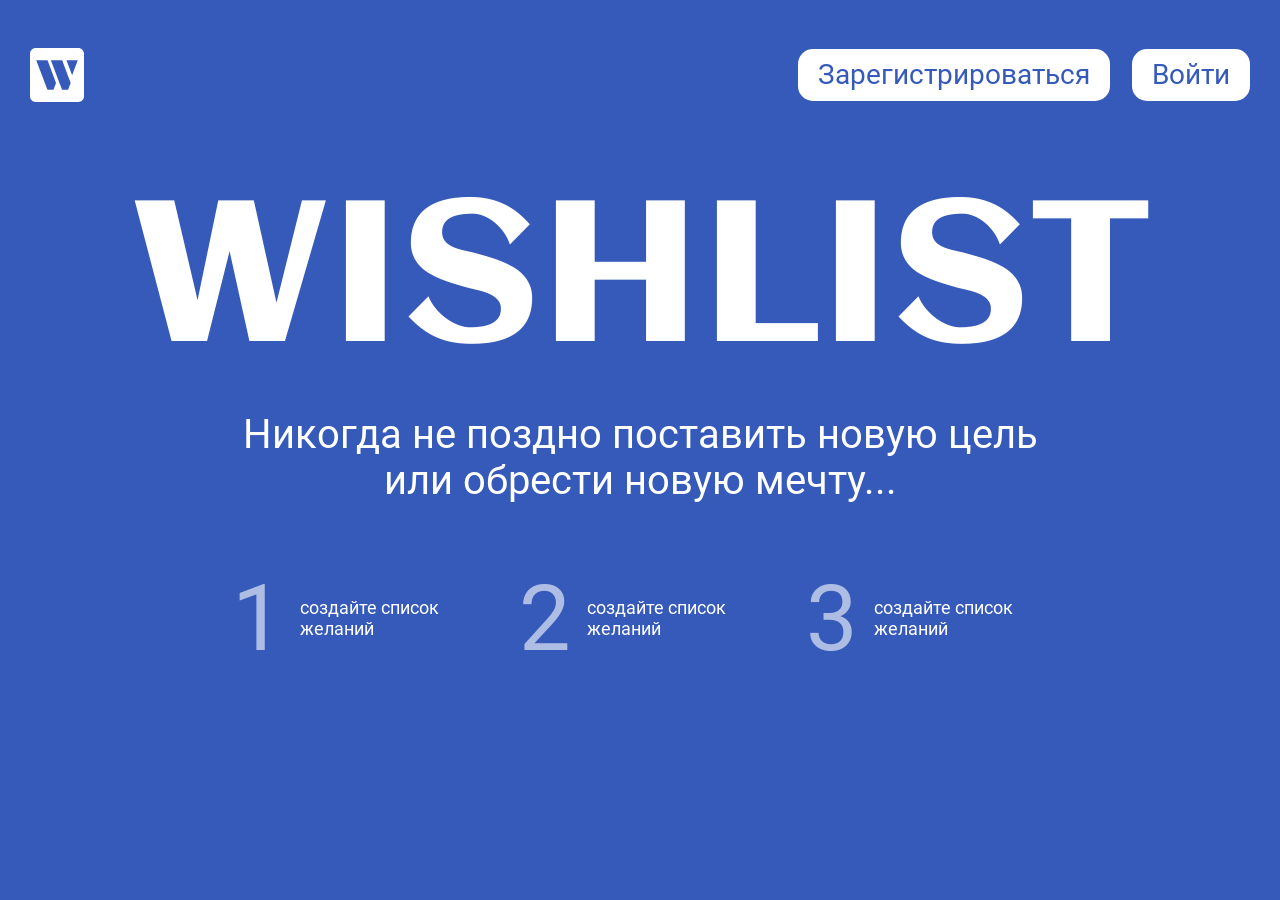
<file: index.html>
<!DOCTYPE html>
<html lang="ru">

<head>
    <meta charset="UTF-8">
    <meta http-equiv="X-UA-Compatible" content="IE=edge">
    <meta name="viewport" content="width=device-width, initial-scale=1.0">
    <title>WishList - список желаний</title>

    <link rel="stylesheet" href="style/index.css">

    <script src="scripts/director.min.js" defer></script>
    <script src="scripts/index.js" type="module"></script>
</head>

<body class="body">
    <header class="header">
        <div class="container header__container">
            <a href="/">
                <img class="header__logo" src="img/logo.svg" alt="логотип сервиса wishlist в виде буквы W">
            </a>

            <nav class="header__nav nav">
            </nav>
        </div>
    </header>

    <main class="app">It is main block
    </main>
</body>

</html>
</file>
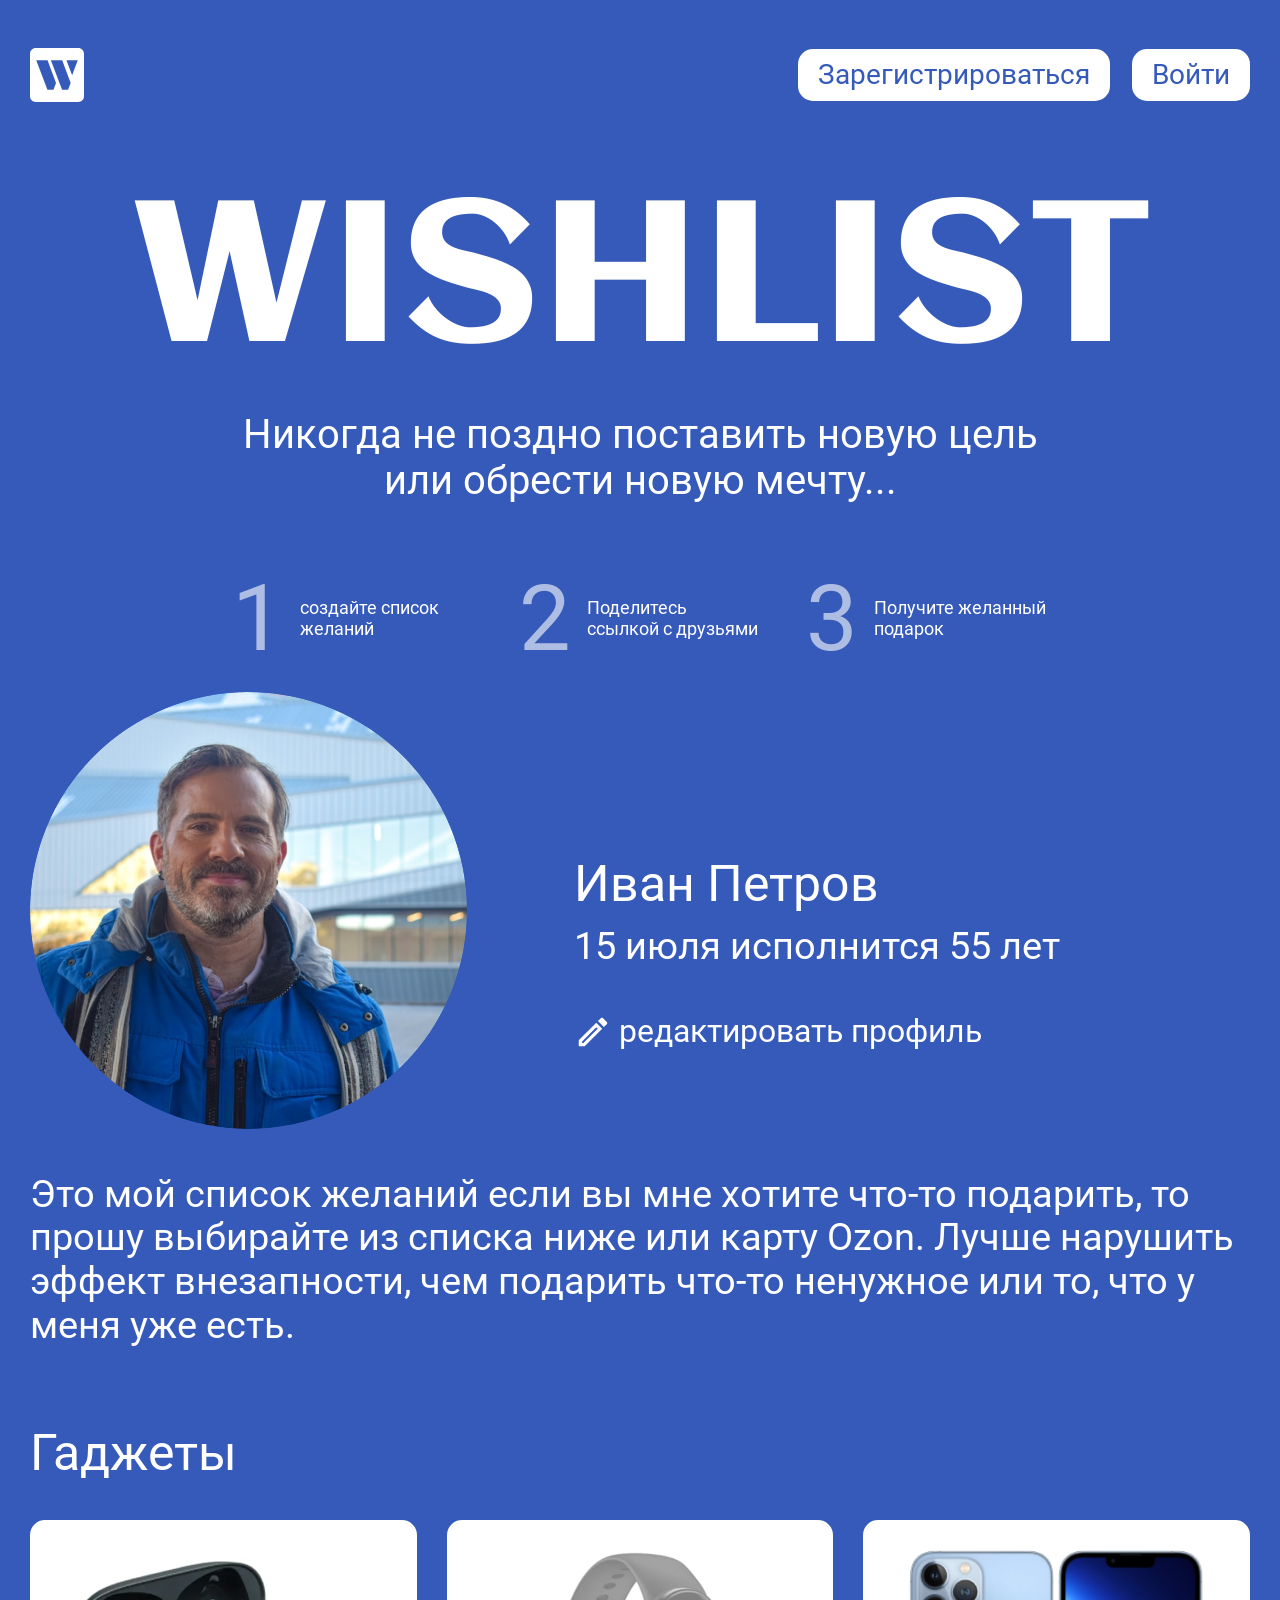
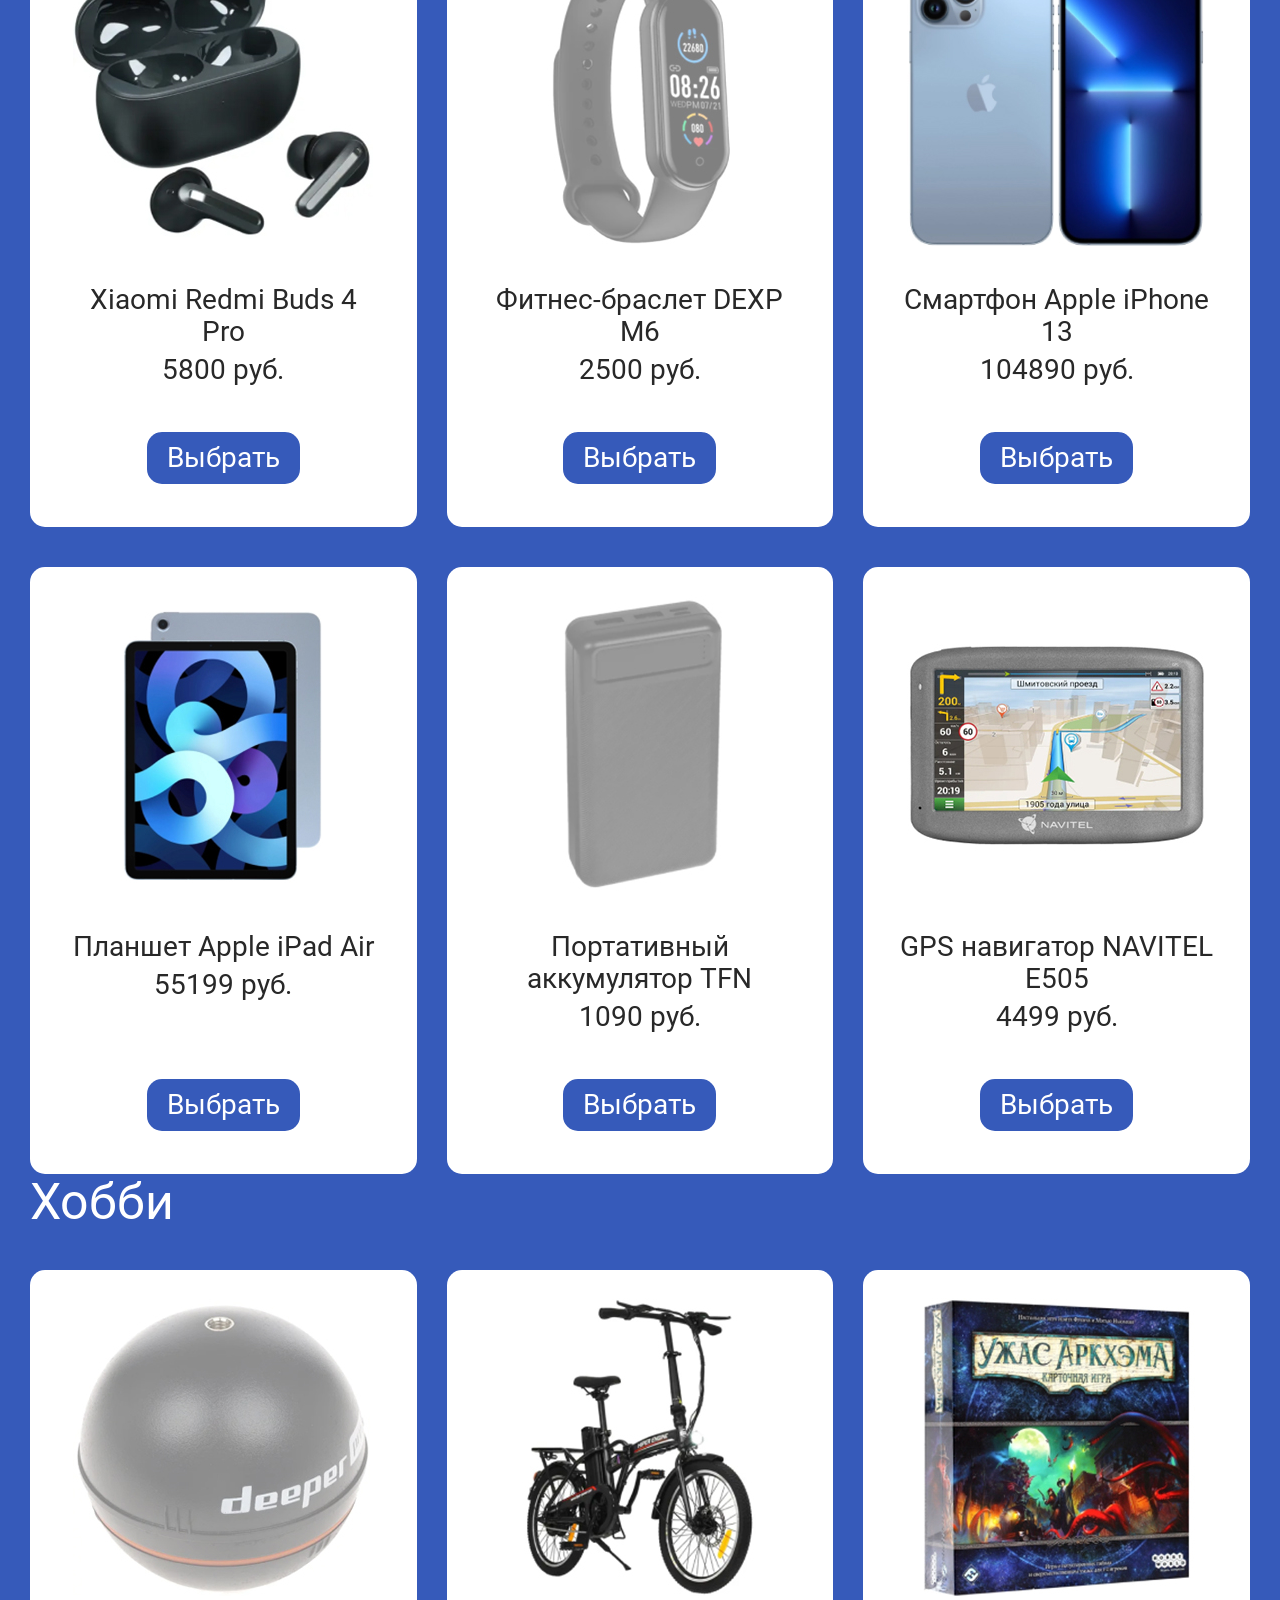
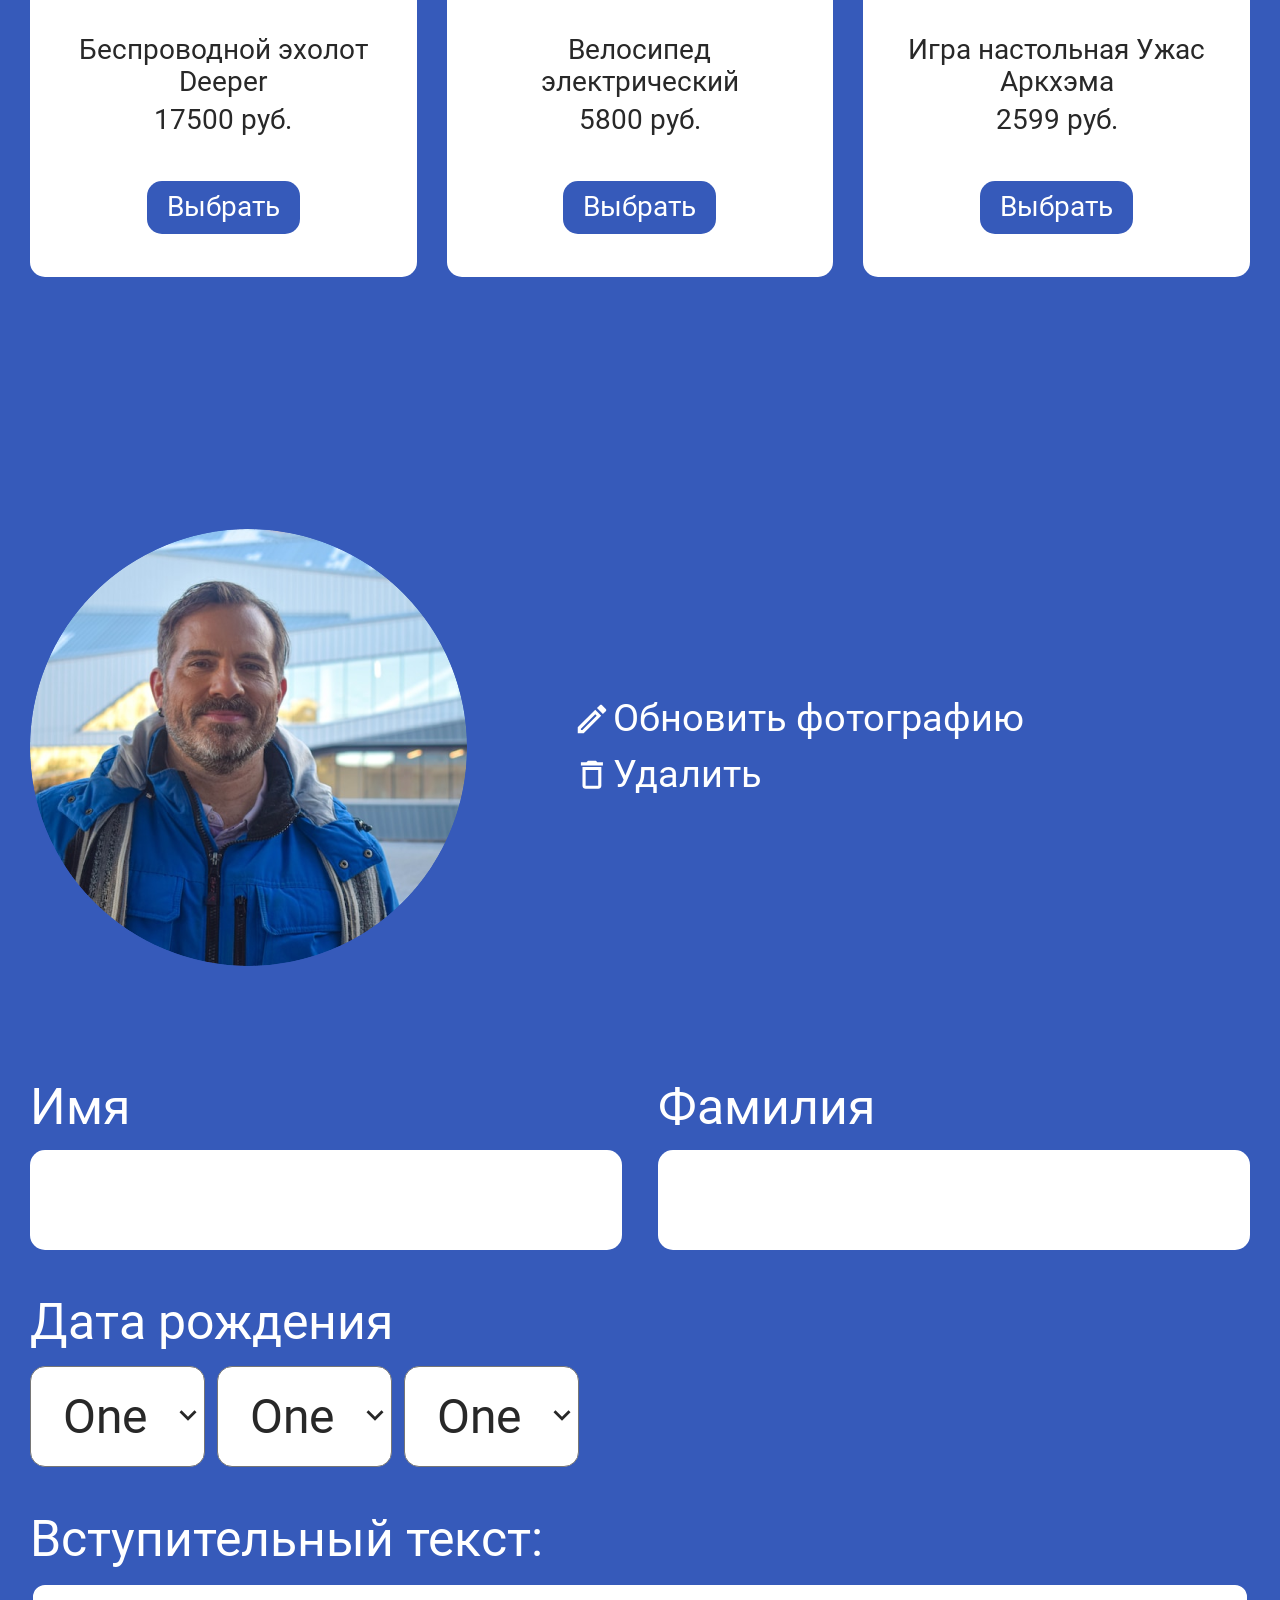
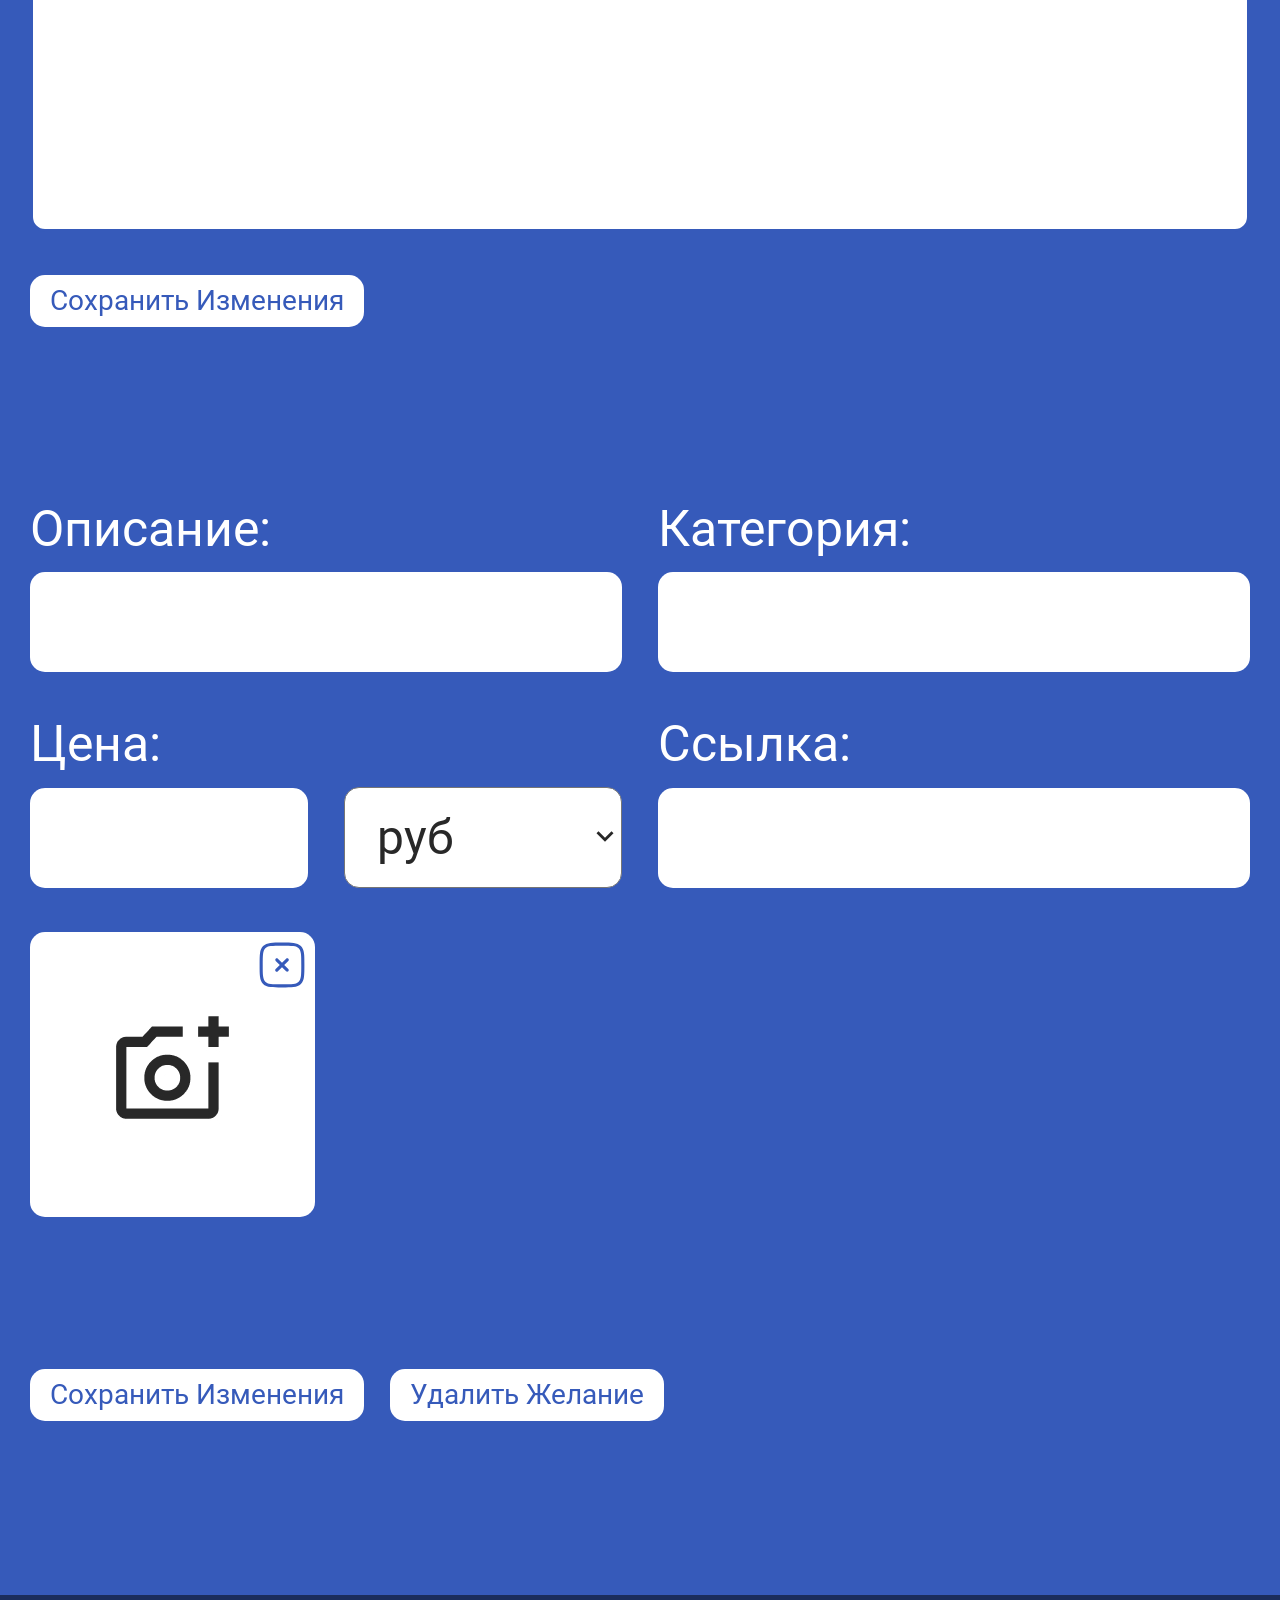
<file: index copy.html>
<!DOCTYPE html>
<html lang="ru">

<head>
    <meta charset="UTF-8">
    <meta http-equiv="X-UA-Compatible" content="IE=edge">
    <meta name="viewport" content="width=device-width, initial-scale=1.0">
    <title>WishList - список желаний</title>
    <link rel="stylesheet" href="style/index.css">
</head>

<body class="body">
    <header class="header">
        <div class="container header__container">
            <img class="header__logo" src="img/logo.svg" alt="логотип сервиса wishlist в виде буквы W">
            <nav class="header__nav nav">
                <button class="nav__btn btn">Зарегистрироваться</button>
                <button class="nav__btn btn">Войти</button>
            </nav>
            <button class="header__burger burger">
                <span class="burger__line"></span>
            </button>
        </div>
    </header>

    <main class="app">
        <section class="hero">
            <div class="container hero__container">
                <h1 class="hero__title"><span>Wish</span><span>List</span></h1>
                <p class="hero_description">Никогда не&nbsp;поздно поставить новую цель или обрести новую мечту...</p>
                <ol class="hero__steps steps">
                    <li class="steps__item">создайте список желаний</li>
                    <li class="steps__item">Поделитесь ссылкой с&nbsp;друзьями</li>
                    <li class="steps__item">Получите желанный подарок</li>
                </ol>
            </div>
        </section>

        <section class="wishlist">
            <div class="container">
                <div class="wishlist__profile profile">
                    <img src="img/avatar.png" alt="Фото автора списка" class="profile__avatar">
                    <div class="profile__content">
                        <h2 class="profile__fullname">Иван Петров</h2>
                        <p class="profile__birthday">15 июля исполнится 55 лет</p>
                        <button class="profile__edit">
                            <svg class="profile__edit-icon" width="38" height="38" viewBox="0 0 38 38" fill="none"
                                xmlns="http://www.w3.org/2000/svg">
                                <path
                                    d="M4.75 33.25H10.6875L28.1992 15.7384L22.2617 9.80086L4.75 27.3125V33.25ZM7.91667 28.6267L22.2617 14.2817L23.7183 15.7384L9.37333 30.0834H7.91667V28.6267ZM29.0858 5.20919C28.9394 5.06241 28.7654 4.94596 28.5738 4.86651C28.3823 4.78705 28.177 4.74615 27.9696 4.74615C27.7622 4.74615 27.5569 4.78705 27.3653 4.86651C27.1738 4.94596 26.9998 5.06241 26.8533 5.20919L23.9558 8.10669L29.8933 14.0442L32.7908 11.1467C32.9376 11.0002 33.0541 10.8262 33.1335 10.6347C33.213 10.4431 33.2539 10.2378 33.2539 10.0304C33.2539 9.82307 33.213 9.61774 33.1335 9.4262C33.0541 9.23466 32.9376 9.06067 32.7908 8.91419L29.0858 5.20919Z"
                                    fill="white" />
                            </svg>
                            редактировать профиль
                        </button>
                    </div>
                </div>
                <p class="wishlist__description">Это мой список желаний если вы мне хотите что-то подарить, то прошу
                    выбирайте из списка ниже или карту Ozon. Лучше
                    нарушить эффект внезапности, чем подарить что-то ненужное или то, что у меня уже есть.</p>
                <ul class="wishlist__categories categories">
                    <li class="categories__item">
                        <h3 class="categories__title">Гаджеты</h3>
                        <ul class="wishlist__items">
                            <li class="item">
                                <img src="img/11-categories_наушники.jpg" alt="Xiaomi Redmi Buds 4 Pro"
                                    class="item__image">
                                <h4 class="item__title">Xiaomi Redmi Buds 4 Pro</h4>
                                <p class="item__price">5800 руб.</p>
                                <button class="item__btn btn btn__castling">Выбрать</button>
                            </li>
                            <li class="item">
                                <img src="img/12-categories_часы.jpg" alt="Фитнес-браслет DEXP M6" class="item__image">
                                <h4 class="item__title">Фитнес-браслет DEXP M6</h4>
                                <p class="item__price">2500 руб.</p>
                                <button class="item__btn btn btn__castling">Выбрать</button>
                            </li>
                            <li class="item">
                                <img src="img/13-categories_смартфон.jpg" alt="Смартфон Apple iPhone 13"
                                    class="item__image">
                                <h4 class="item__title">Смартфон Apple iPhone 13</h4>
                                <p class="item__price">104890 руб.</p>
                                <button class="item__btn btn btn__castling">Выбрать</button>
                            </li>
                            <li class="item">
                                <img src="img/14-categories_планшет.jpg" alt="Планшет Apple iPad Air"
                                    class="item__image">
                                <h4 class="item__title">Планшет Apple iPad Air</h4>
                                <p class="item__price">55199 руб.</p>
                                <button class="item__btn btn btn__castling">Выбрать</button>
                            </li>
                            <li class="item">
                                <img src="img/15-categories_аккумулятор.jpg" alt="Портативный аккумулятор TFN"
                                    class="item__image">
                                <h4 class="item__title">Портативный аккумулятор TFN</h4>
                                <p class="item__price">1090 руб.</p>
                                <button class="item__btn btn btn__castling">Выбрать</button>
                            </li>
                            <li class="item">
                                <img src="img/16-categories_навигатор.jpg" alt="GPS навигатор NAVITEL E505"
                                    class="item__image">
                                <h4 class="item__title">GPS навигатор NAVITEL E505</h4>
                                <p class="item__price">4499 руб.</p>
                                <button class="item__btn btn btn__castling">Выбрать</button>
                            </li>
                        </ul>
                    </li>
                    <li class="categories__item">
                        <h3 class="categories__title">Хобби</h3>
                        <ul class="wishlist__items">
                            <li class="item">
                                <img src="img/21-categories_эхолот.jpg" alt="Беспроводной эхолот Deeper"
                                    class="item__image">
                                <h4 class="item__title">Беспроводной эхолот Deeper</h4>
                                <p class="item__price">17500 руб.</p>
                                <button class="item__btn btn btn__castling">Выбрать</button>
                            </li>
                            <li class="item">
                                <img src="img/22-categories_велосипед.jpg" alt=" Велосипед электрический"
                                    class="item__image">
                                <h4 class="item__title">Велосипед электрический</h4>
                                <p class="item__price">5800 руб.</p>
                                <button class="item__btn btn btn__castling">Выбрать</button>
                            </li>
                            <li class="item">
                                <img src="img/23-categories_игра.jpg" alt="Игра настольная Ужас Аркхэма"
                                    class="item__image">
                                <h4 class="item__title">Игра настольная Ужас Аркхэма</h4>
                                <p class="item__price">2599 руб.</p>
                                <button class="item__btn btn btn__castling">Выбрать</button>
                            </li>

                        </ul>
                    </li>
                </ul>
            </div>
        </section>

        <section class="edit edit_profile">
            <div class="container">
                <form class="edit__form">
                    <fieldset class="edit__avatar">
                        <img src="img/avatar.png" alt="Аватар пользователя" class="edit__avatar-img">
                        <div class="edit__avatar-load">
                            <label for="avatar-load" class="edit__label-avatar">
                                <svg class="edit__icon-avatar" width="38" height="38" viewBox="0 0 38 38" fill="none"
                                    xmlns="http://www.w3.org/2000/svg">
                                    <path
                                        d="M4.75 33.25H10.6875L28.1992 15.7384L22.2617 9.80086L4.75 27.3125V33.25ZM7.91667 28.6267L22.2617 14.2817L23.7183 15.7384L9.37333 30.0834H7.91667V28.6267ZM29.0858 5.20919C28.9394 5.06241 28.7654 4.94596 28.5738 4.86651C28.3823 4.78705 28.177 4.74615 27.9696 4.74615C27.7622 4.74615 27.5569 4.78705 27.3653 4.86651C27.1738 4.94596 26.9998 5.06241 26.8533 5.20919L23.9558 8.10669L29.8933 14.0442L32.7908 11.1467C32.9376 11.0002 33.0541 10.8262 33.1335 10.6347C33.213 10.4431 33.2539 10.2378 33.2539 10.0304C33.2539 9.82307 33.213 9.61774 33.1335 9.4262C33.0541 9.23466 32.9376 9.06067 32.7908 8.91419L29.0858 5.20919Z"
                                        fill="white" />
                                </svg>
                                Обновить фотографию
                            </label>
                            <input class="edit__input-file edit__input-file_avatar" type="file" id="avatar-load"
                                accept="image/jpeg, image/png">
                            <button class="edit__avatar-delete">
                                <svg class="edit__icon-avatar" width="38" height="38" viewBox="0 0 38 38" fill="none"
                                    xmlns="http://www.w3.org/2000/svg">
                                    <path
                                        d="M9.48842 29.6389C9.48842 31.35 10.9027 32.75 12.6313 32.75H25.2027C26.9313 32.75 28.3456 31.35 28.3456 29.6389V10.9722H9.48842V29.6389ZM12.6313 14.0833H25.2027V29.6389H12.6313V14.0833ZM24.417 6.30556L22.8456 4.75H14.9884L13.417 6.30556H7.91699V9.41667H29.917V6.30556H24.417Z"
                                        fill="white" />
                                </svg>
                                Удалить
                            </button>
                        </div>
                    </fieldset>
                    <fieldset class="edit__name">
                        <label class="edit__label">
                            <span class="edit__label-text">Имя</span>
                            <input type="text" class="edit__input" name="name">
                        </label>

                        <label class="edit__label">
                            <span class="edit__label-text">Фамилия</span>
                            <input type="text" class="edit__input" name="surname">
                        </label>
                    </fieldset>

                    <fieldset class="edit__birthday">
                        <legend class="edit__label-text">Дата рождения</legend>
                        <div class="edit__birthday-wrapper">
                            <label class="edit__label edit__label_select">
                                <select class="edit__select" name="day" type="text">
                                    <option value="1">One</option>
                                    <option value="2">Two</option>
                                </select>
                            </label>
                            <label class="edit__label edit__label_select">
                                <select class="edit__select" name="month" type="text                      ">
                                    <option value="1">One</option>
                                    <option value="2">Two</option>
                                </select>
                            </label>
                            <label class="edit__label edit__label_select">
                                <select class="edit__select" name="year" type="text">
                                    <option value="1">One</option>
                                    <option value="2">Two</option>
                                </select>
                            </label>
                        </div>
                    </fieldset>

                    <fieldset class="edit__description">
                        <label class="edit__label-text" for="description">Вступительный текст:</label>
                        <textarea class="edit__description-input" id="description" name="description"></textarea>
                    </fieldset>

                    <button class="edit__submit-btn btn">Сохранить изменения</button>
                </form>
            </div>
        </section>

        <section class="edit edit_wish">
            <div class="container">
                <form lass="edit__form">
                    <fieldset class="edit__wish">
                        <label class="edit__label">
                            <span class="edit__label-text">Описание:</span>
                            <input type="text" class="edit__input" name="title">
                        </label>
                        <label class="edit__label">
                            <span class="edit__label-text">Категория:</span>
                            <input type="text" class="edit__input" name="category">
                        </label>

                        <div class="edit__label edit__wish-price">
                            <label class="edit__label_price">
                                <span class="edit__label-text">Цена:</span>
                                <input type="text" class="edit__input" name="price">
                            </label>
                            <label class="edit__label_select edit__label_price">
                                <select class="edit__select edit__select_currency" name="currency">
                                    <option value="rub">руб</option>
                                </select>

                            </label>
                        </div>

                        <label class="edit__label">
                            <span class="edit__label-text">Ссылка:</span>
                            <input type="text" class="edit__input" name="link">
                        </label>
                    </fieldset>
                    <fieldset class="edit__wish-photo">
                        <label for="" class="edit__label-photo">
                            <img src="img/no-photo.jpg" alt="нет фотографии" class="edit__wish-image">
                            <input type="file" class="edit__input-file edit__input-file_wish"
                                accept="image/jpeg, image/png">
                        </label>
                        <button class="edit__wish-delete">
                            <svg width="50" height="50" viewBox="0 0 50 50" fill="none"
                                xmlns="http://www.w3.org/2000/svg">
                                <path
                                    d="M20.8961 18.6875C20.5999 18.4115 20.2081 18.2612 19.8033 18.2684C19.3985 18.2755 19.0123 18.4395 18.726 18.7258C18.4398 19.0121 18.2758 19.3983 18.2686 19.8031C18.2615 20.2079 18.4117 20.5996 18.6877 20.8958L22.7919 25L18.6877 29.1042C18.5342 29.2472 18.4111 29.4197 18.3257 29.6114C18.2403 29.803 18.1944 30.0099 18.1907 30.2197C18.187 30.4295 18.2256 30.6379 18.3042 30.8325C18.3827 31.027 18.4997 31.2038 18.6481 31.3522C18.7964 31.5005 18.9732 31.6175 19.1677 31.6961C19.3623 31.7747 19.5707 31.8133 19.7805 31.8096C19.9903 31.8059 20.1972 31.7599 20.3889 31.6745C20.5805 31.5891 20.753 31.466 20.8961 31.3125L25.0002 27.2083L29.1044 31.3125C29.4006 31.5885 29.7924 31.7388 30.1972 31.7316C30.602 31.7245 30.9882 31.5605 31.2745 31.2742C31.5607 30.9879 31.7247 30.6017 31.7319 30.1969C31.739 29.7921 31.5887 29.4004 31.3127 29.1042L27.2086 25L31.3127 20.8958C31.4663 20.7528 31.5894 20.5803 31.6748 20.3886C31.7602 20.197 31.8061 19.99 31.8098 19.7802C31.8135 19.5705 31.7749 19.3621 31.6963 19.1675C31.6177 18.9729 31.5008 18.7962 31.3524 18.6478C31.204 18.4995 31.0273 18.3825 30.8327 18.3039C30.6382 18.2253 30.4298 18.1867 30.22 18.1904C30.0102 18.1941 29.8033 18.2401 29.6116 18.3255C29.42 18.4109 29.2475 18.534 29.1044 18.6875L25.0002 22.7917L20.8961 18.6875Z"
                                    fill="#365ABA" />
                                <path fill-rule="evenodd" clip-rule="evenodd"
                                    d="M25.1191 2.60419H24.8816C20.0712 2.60419 16.3024 2.60419 13.3607 3.00002C10.3524 3.40419 7.97741 4.25002 6.11283 6.11252C4.24824 7.9771 3.40449 10.3521 3.00033 13.3625C2.60449 16.3021 2.60449 20.0709 2.60449 24.8813V25.1188C2.60449 29.9292 2.60449 33.6979 3.00033 36.6396C3.40449 39.6479 4.25033 42.0229 6.11283 43.8875C7.97741 45.7521 10.3524 46.5959 13.3628 47C16.3024 47.3959 20.0712 47.3959 24.8816 47.3959H25.1191C29.9295 47.3959 33.6982 47.3959 36.6399 47C39.6482 46.5959 42.0232 45.75 43.8878 43.8875C45.7524 42.0229 46.5962 39.6479 47.0003 36.6375C47.3962 33.6979 47.3962 29.9292 47.3962 25.1188V24.8813C47.3962 20.0709 47.3962 16.3021 47.0003 13.3604C46.5962 10.3521 45.7503 7.9771 43.8878 6.11252C42.0232 4.24794 39.6482 3.40419 36.6378 3.00002C33.6982 2.60419 29.9295 2.60419 25.1191 2.60419ZM8.32324 8.32294C9.51074 7.13544 11.1149 6.45419 13.7795 6.09585C16.4878 5.73335 20.0462 5.72919 25.0003 5.72919C29.9545 5.72919 33.5128 5.73335 36.2212 6.09585C38.8857 6.45419 40.492 7.13752 41.6795 8.32294C42.8649 9.51044 43.5462 11.1146 43.9045 13.7792C44.267 16.4875 44.2712 20.0459 44.2712 25C44.2712 29.9542 44.267 33.5125 43.9045 36.2209C43.5462 38.8854 42.8628 40.4917 41.6774 41.6792C40.4899 42.8646 38.8857 43.5459 36.2212 43.9042C33.5128 44.2667 29.9545 44.2709 25.0003 44.2709C20.0462 44.2709 16.4878 44.2667 13.7795 43.9042C11.1149 43.5459 9.50866 42.8625 8.32116 41.6771C7.13574 40.4896 6.45449 38.8854 6.09616 36.2209C5.73366 33.5125 5.72949 29.9542 5.72949 25C5.72949 20.0459 5.73366 16.4875 6.09616 13.7792C6.45449 11.1146 7.13783 9.51044 8.32324 8.32294Z"
                                    fill="#365ABA" />
                            </svg>
                        </button>
                    </fieldset>
                    <div class="edit__submit-wrapper">
                        <button class="edit__submit-btn btn">Сохранить изменения</button>
                        <button class="edit__delete-btn btn">Удалить желание</button>
                    </div>
                </form>
            </div>
        </section>
        <div class="modal"></div>
    </main>
</body>

</html>
</file>
<file: style/index.css>
@import 'normalize.css';
@import 'fonts.css';
@import 'style.css';
@import 'header.css';
@import 'hero.css';
@import 'step.css';
@import 'nav.css';
@import 'wishlist.css';
@import 'categories.css';
@import 'item.css';
@import 'profile.css';
@import 'edit.css';
@import 'burger.css';
@import 'modal.css';
</file>
